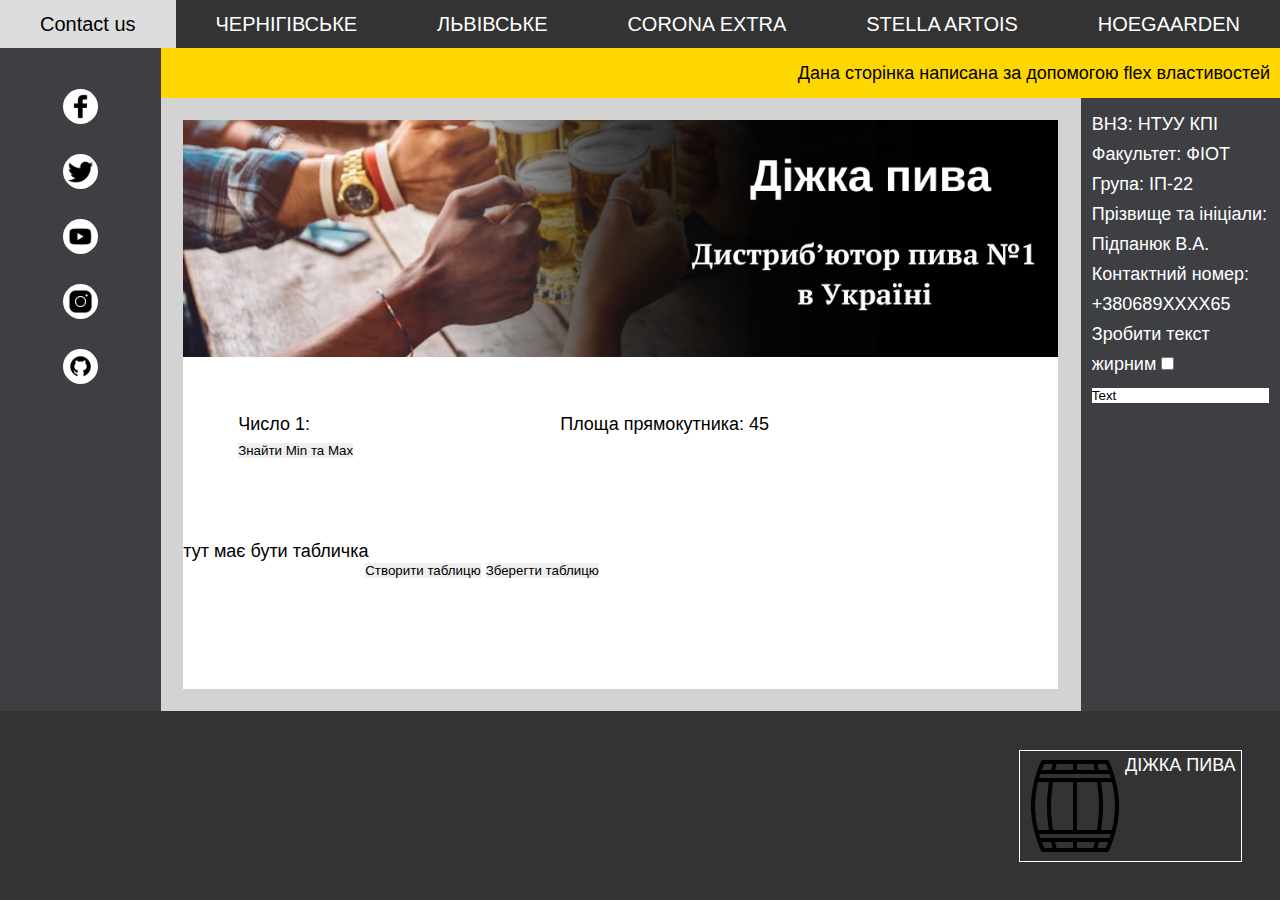
<file: index.html>
<!DOCTYPE html>
<html>
	<head>
		<title>title</title>
		<link rel="stylesheet" href="css/style.css">
		<meta http-equiv="Content-type" content="text/html;charset=UTF-8" />
		<meta name="viewport" content="width = device - width" initial-scale = 1>
	</head>
	<body>
		<div class="content">
			<div class="navbar">
					<a href="index.html" class="home_button"><img class="logo_image" src="img/icons8-wooden-beer-keg-100.png" alt="#">ДІЖКА ПИВА</a>
					<a href="#">ЧЕРНІГІВСЬКЕ</a>
					<a href="#">ЛЬВІВСЬКЕ</a>
					<a href="#">CORONA EXTRA</a>
					<a href="#">STELLA ARTOIS</a>
					<a href="hoegaarden.html">HOEGAARDEN</a>
			</div>
			<div class="row">
				<div class="block2">
					<div class="toolbar_item"><a class="icon" href="https://uk-ua.facebook.com/">
						<img src="img/icons8-facebook-500.png" alt="#">
					</a></div>
					<div class="toolbar_item"><a class="icon" href="https://twitter.com/" target="_blank">
						<img src="img/icons8-twitter-500.png" alt="#">
					</a></div>
					<div class="toolbar_item"><a class="icon" href="https://www.youtube.com/" target="_blank">
						<img src="img/icons8-youtube-500.png" alt="#">
					</a></div>
					<div class="toolbar_item"><a class="icon" href="https://www.instagram.com/" target="_blank">
						<img src="img/icons8-instagram-500.png" alt="#">
					</a></div>
					<div class="toolbar_item"><a class="icon" href="https://github.com/" target="_blank">
						<img src="img/icons8-github-512.png" alt="#">
					</a></div>

				</div>
				<div class="column">
					<div class="block3">
						Дана сторінка написана за допомогою flex властивостей
					</div>
					<div class="row">
						<div class="block4">
							<img src="img/mainwall.png" alt="#">
							<div class="main_text">
								<div class="main_text1">
        <form id="numbersForm">
            <!-- Додайте input елементи для 10 чисел -->
            <label for="number1">Число 1:</label>
            <input type="text" id="number1" name="number1" required>
            
            <!-- Додайте інші поля вводу для інших чисел -->

            <!-- <input type="button" id="findButton" value="Знайти Min та Max" onclick= "findMinMax()"> -->
            <button id="findButton" onclick="findMinMaxFunc(event)">Знайти Min та Max</button>
        </form>
    </div>
								<div class="main_text2">
									<h1>Бренди пива, які ми представляємо</h1>
								<br>
								<b>
									"Діжка пива" представляє великий спектр пивних брендів, включаючи як відомі українські марки, так і відомі міжнародні бренди. Серед них ви знайдете такі бренди, як "Львівське" і "Чернігівське" - які стали національними символами.

Крім того, компанія також пропонує широкий вибір іноземних пивних брендів, таких як "Stella Artois", "Corona extra", "Hoegaarden" та інші. Це дає можливість споживачам насолоджуватися різноманітністю смаків і стилів пива з різних країн світу.

"Діжка пива" завжди прагне дотримуватися найвищих стандартів якості та представляти на ринку найкращі пивні бренди для задоволення смакових переваг своїх клієнтів.
								</b>
								</div>
							</div>
							<div id="table_container">
								<p>тут має бути табличка</p>
								<form>
									<!-- <label for="rows">Number of Rows:</label> -->
									<input type="number" id="rows_num" name="rows_num" min="1" required>
									<button id="table_create" onclick="tableCreate(event)">Створити таблицю</button>
									<button id="save_table" onclick="table_save(event)">Зберегти таблицю</button>
								</form>
							</div>
						</div>
						<div class="block5" id="block5">
							<div class="contacts" id="contacts">
								<ul>
									<li>ВНЗ: НТУУ КПІ</li>
									<li>Факультет: ФІОТ</li>
									<li>Група: ІП-22</li>
									<li>Прізвище та ініціали: Підпанюк В.А.</li>
									<li>Контактний номер: +380689ХХХХ65</li>
								</ul>
							</div>
							<form>
								Зробити текст жирним
								<input type="checkbox" id="boldCheckbox">
								<input type="text" id="submitted_text" value="Text" onfocus="updateBoldStyle()">
							</form>
						</div>
					</div>
				</div>
			</div>
			<div class="footer">
				<div class="footer_item">
					Contact us
				</div>
			</div>
		</div>
		
	</body>
	<script src="js/my_scripst.js"></script>
</html>
</file>
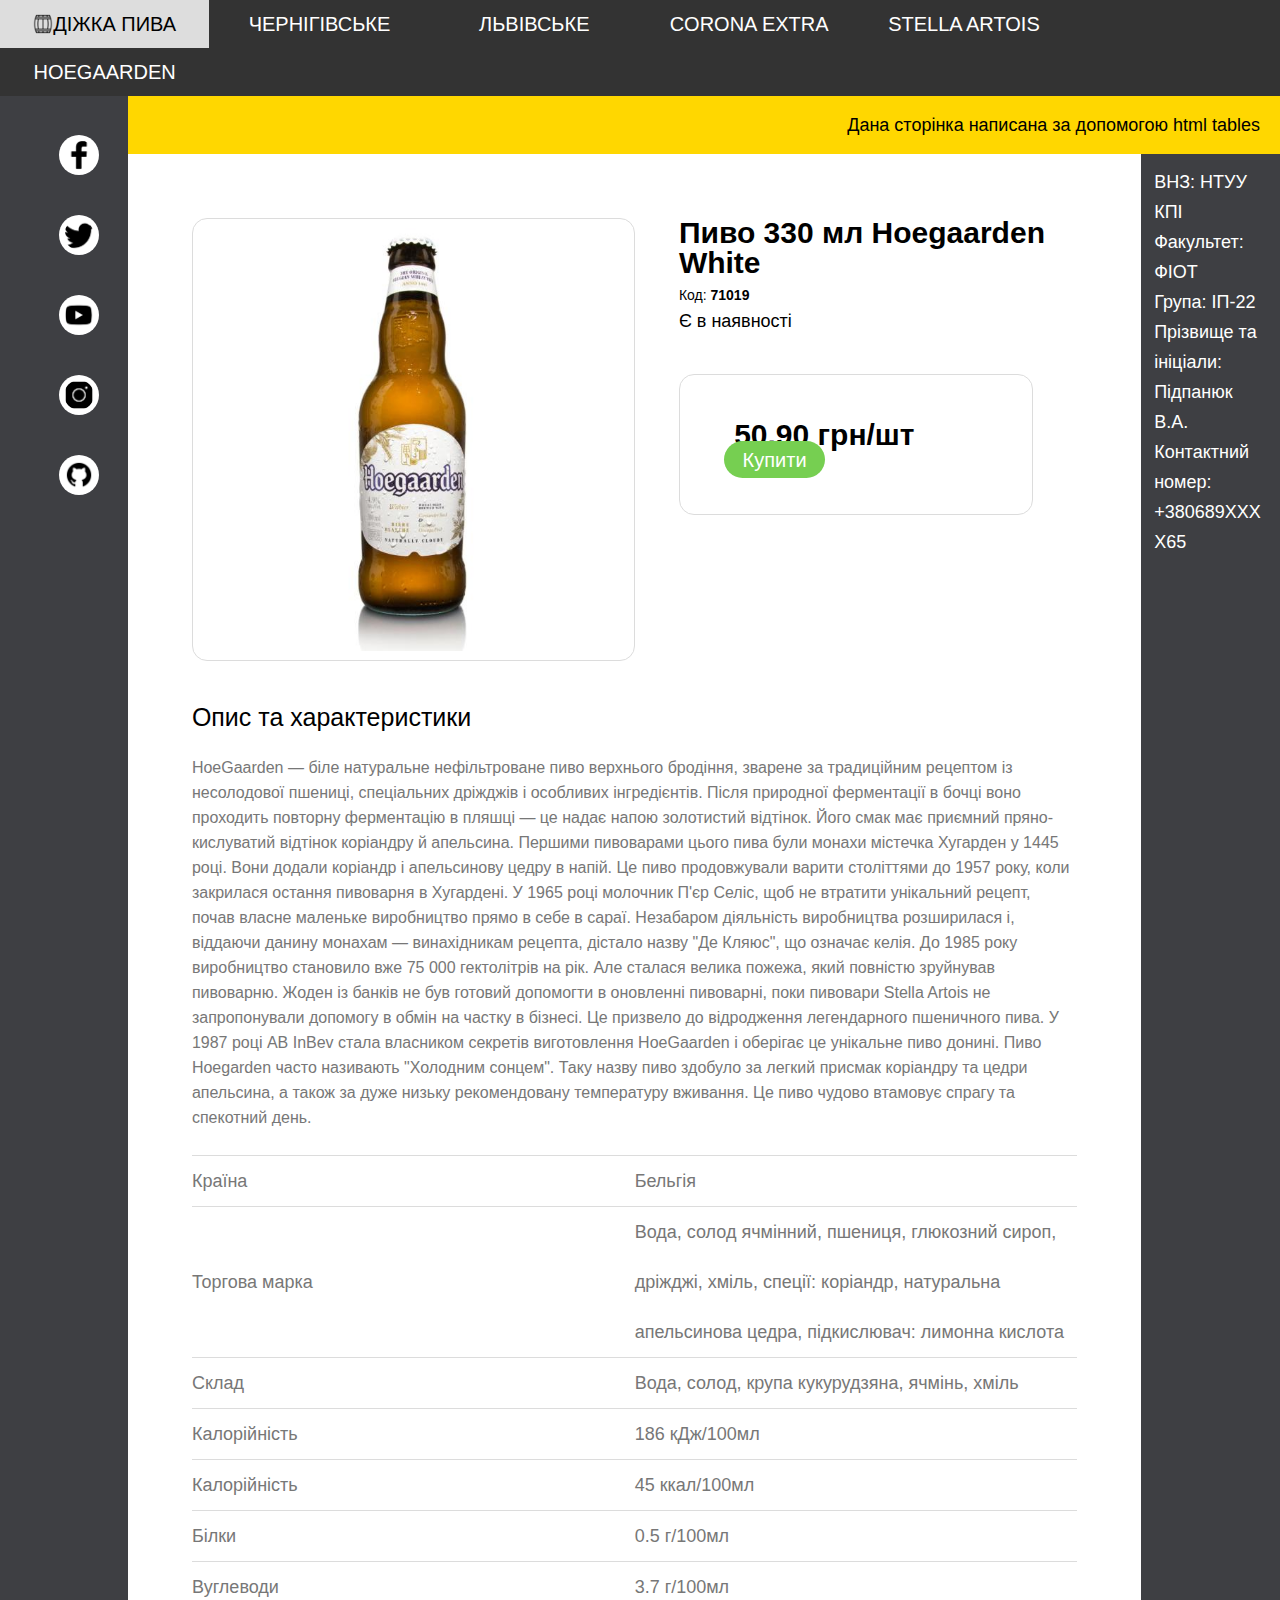
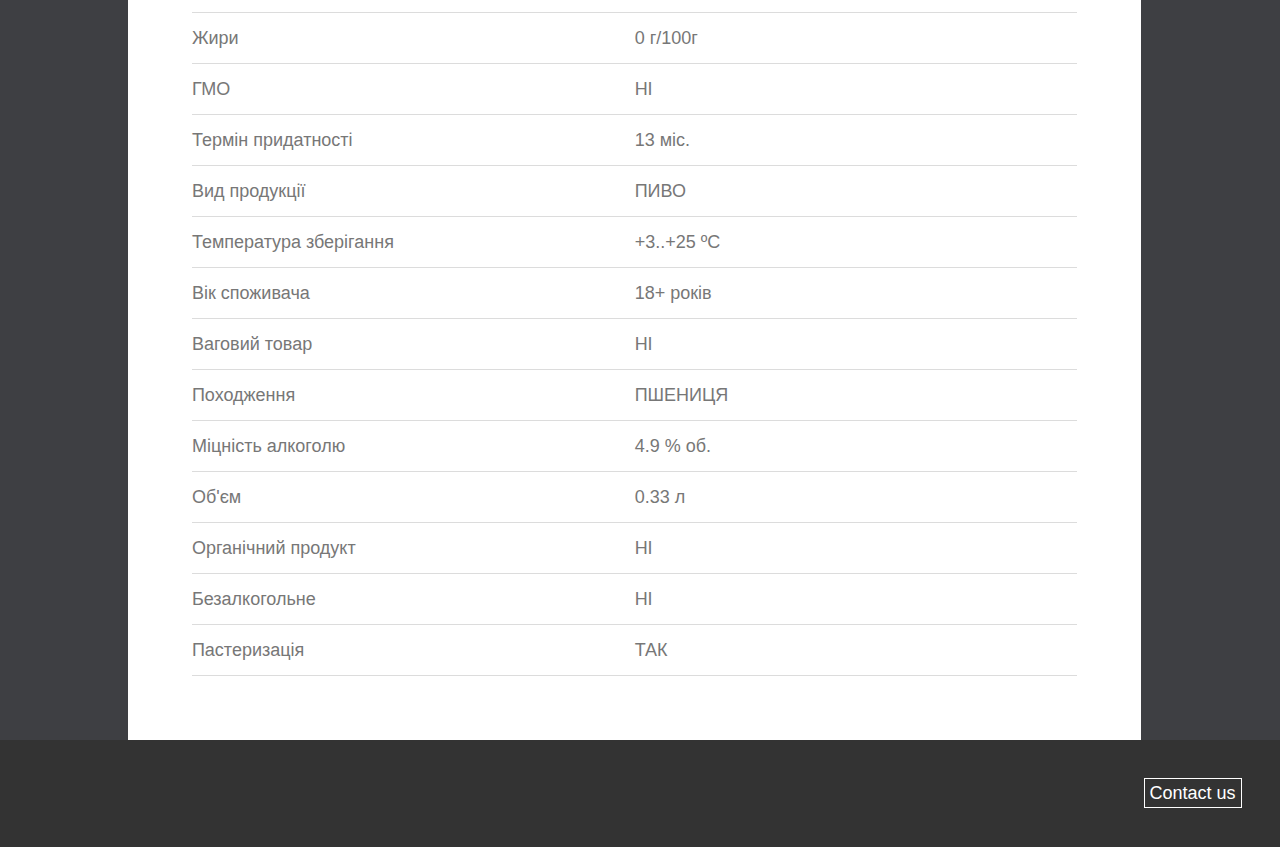
<file: hoegaarden.html>
<!DOCTYPE html>
	<head>
		<title>title</title>
		<!-- <link rel="stylesheet" href="css/side_pages_style_table.css" /> -->
		<meta http-equiv="Content-type" content="text/html;charset=UTF-8" />

		<style>
			@charset "UTF-8";
/*Обнуление*/
* {
  padding: 0;
  margin: 0;
  border: 0;
}

*, *:before, *:after {
  -webkit-box-sizing: border-box;
  box-sizing: border-box;
}

:focus, :active {
  outline: none;
}

a:focus, a:active {
  outline: none;
}

nav, footer, header, aside {
  display: block;
}

html, body {
  height: 100%;
  width: 100%;
  font-size: 100%;
  line-height: 1;
  font-size: 14px;
  -ms-text-size-adjust: 100%;
  -moz-text-size-adjust: 100%;
  -webkit-text-size-adjust: 100%;
}

input, button, textarea {
  font-family: inherit;
}

input::-ms-clear {
  display: none;
}

button {
  cursor: pointer;
}

button::-moz-focus-inner {
  padding: 0;
  border: 0;
}

a, a:visited {
  text-decoration: none;
}

a:hover {
  text-decoration: none;
}

ul li {
  list-style: none;
}

img {
  vertical-align: top;
}

h1, h2, h3, h4, h5, h6 {
  font-size: inherit;
  font-weight: inherit;
}

/*--------------------*/
body {
  background-color: lightgray;
  font-family: arial;
  margin: 0;
}

.content {
  width: fit-content;
  height: fit-content;
  font-size: 18px;
  overflow-wrap: break-word;
}

table{
  border-collapse: collapse;
}

.navbar {
  position: sticky;
  top: 0;
  width: 100%;
  height: fit-content;
  font-size: 20px;
  background-color: #333;
  color: white;
  table-layout: fixed;
}

.navbar img{
  color: white;
  height: 20px;
  width: 20px;
}



.navbar a {
  display: inline-block;
  color: white;
  width: 16.35%;
  min-width: 200px;
  padding: 14px 20px;
  text-decoration: none;
  text-align: center;
}

.navbar a:hover {
  background-color: #ddd;
  color: black;
}


.navbar img {
  color: white;
  height: 20px;
  width: 20px;
}

.block2 {
  width: 15%;
  vertical-align: top;
  width: 10%;
  padding: 1.5%;
  background-color: #3E3F43;
}

.block2 tr{
  width: 20%;
}

.block2 a {
  margin: 15px;
  justify-content: center;
  align-items: center;
  border-radius: 20px;
  height: 40px;
  width: 40px;
  margin-top: 20px;
  margin: 20px;
}

.block2 img {
  background-color: #fff;
  padding: 5px;
  border-radius: 20px;
  height: 40px;
  width: 40px;
  margin-top: 20px;
  margin: 20px;
}

.block3 {
  height: fit-content;
  padding: 20px;
  background-color: gold;
  text-align: right;
}

.block4 {
  min-width: 80%;
  width: fit-content;
  margin: 30px;
  padding: 5%;
  background-color: white;
}

.block4 img{
  border: 1px solid rgb(220, 220, 220);
  padding: 2%;
  border-radius: 15px;
}

.block4 img{
  width: 100%;
  height: auto;
}

.description_head{
  vertical-align: top;
  min-width: 150px;
  width: 50%;
  margin: 2%;
}


.block4 h1, h2{
  font-size: 30px;
  margin-left: 10%;
}

.block4 h1{
}

.description{

  padding-top: 5%;
  justify-content: start;
  flex-direction: column;
  font-size: 16px;
  font-weight: 200;
  line-height: 25px;
  color: #777;
}

.characteristic_item{
  border-top: 1px solid rgb(220, 220, 220);
  color: #777;
  line-height: 50px;
}
.characteristic_name{
  width: 50%;
}
.characteristic_value{
  width: 50%;
}

.description h2{
  font-size: 25px;
  color: #000;
  margin: 0;
}


.code{
  margin-top: 10px;
  margin-left: 10%;
  font-size: 14px;
  font-weight: normal;
}

.availability{
  margin-top: 10px;
  margin-left: 10%;
}

.price{
  border: 1px solid rgb(220, 220, 220);
  border-radius: 15px;
  margin: 10%;
  padding: 10%;
  margin-left: 10%;
}
.price b{
  font-size: 30px;
  padding: 10px;
}

.price a{
  padding: 3%;
  padding-right: 7%;
  padding-left: 7%;
  font-size: 20px;
  border-radius: 20px;
  background-color: rgb(118, 207, 81);
}

.price a:visited{
  color: #fff;
}
.price a:link{
  color: #fff;
}

.price a:hover{
  background-color: rgb(64, 159, 57);
}

.price a:active{
  background-color: rgb(64, 200, 40);
}


.block5 {
  vertical-align: top;
  font-size: 100%;
  background-color: white;
  width: 10%;
  background-color: #3E3F43;
  padding: 1%;
  color: #fff;
  line-height: 30px;
  overflow-wrap: break-word;
}


.footer{
  background-color: #333;
  color: white;
  padding: 3%;
}


.footer_item{
  text-align: right;
  right: 0;
  align-self: end;
  justify-self: end;
  padding: 5px;
  border: 1px solid white;
}
		</style>
	</head>
	<body>
		<div class="content">
		<table>
			<tr>
				<td class="navbar" colspan="5">
					<a href="index.html"><img src="img/icons8-wooden-beer-keg-100.png" alt="#">ДІЖКА ПИВА</a>
					<a href="#">ЧЕРНІГІВСЬКЕ</a>
					<a href="#">ЛЬВІВСЬКЕ</a>
					<a href="#">CORONA EXTRA</a>
					<a href="#">STELLA ARTOIS</a>
					<a href="hoegaarden.html">HOEGAARDEN</a>
				</td>
			</tr>

			<tr>
				<td class="block2" rowspan="2">
					<a class="icon" href="https://uk-ua.facebook.com/">
						<img src="img/icons8-facebook-500.png" alt="#">
					</a>
					<br>
					<a class="icon" href="https://twitter.com/" target="_blank">
						<img src="img/icons8-twitter-500.png" alt="#">
					</a>
					<br>
					<a class="icon" href="https://www.youtube.com/" target="_blank">
						<img src="img/icons8-youtube-500.png" alt="#">
					</a>
					<br>
					<a class="icon" href="https://www.instagram.com/" target="_blank">
						<img src="img/icons8-instagram-500.png" alt="#">
					</a>
					<br>
					<a class="icon" href="https://github.com/" target="_blank">
						<img src="img/icons8-github-512.png" alt="#">
					</a>
				</td>
				<td class="block3" colspan="2">
					Дана сторінка написана за допомогою html tables
				</td>
			</tr>
			<tr>
				<td class="block4">
					<table>
						<tr>
							<td class="photo"><img src="img/hoegaarden.jpg" alt="#"></td>
							<td class="description_head">
								<h1><b>Пиво 330 мл Hoegaarden White</b></h1>
								<div class="code">Код: <b>71019</b></div>
								<div class="availability">
									Є в наявності
								</div>
								<div class="price">
									<b>50.90 грн/шт</b>
									<a href="#">Купити</a>
								</div>
							</td>
						</tr>

						<tr>
							<td class="description" colspan="2">
								<h2><b>Опис та характеристики</b></h2>
								<br>
HoeGaarden — біле натуральне нефільтроване пиво верхнього бродіння, зварене за традиційним рецептом із несолодової пшениці, спеціальних дріжджів і особливих інгредієнтів. Після природної ферментації в бочці воно проходить повторну ферментацію в пляшці — це надає напою золотистий відтінок. Його смак має приємний пряно-кислуватий відтінок коріандру й апельсина.

Першими пивоварами цього пива були монахи містечка Хугарден у 1445 році. Вони додали коріандр і апельсинову цедру в напій. Це пиво продовжували варити століттями до 1957 року, коли закрилася остання пивоварня в Хугардені. У 1965 році молочник П'єр Селіс, щоб не втратити унікальний рецепт, почав власне маленьке виробництво прямо в себе в сараї. Незабаром діяльність виробництва розширилася і, віддаючи данину монахам — винахідникам рецепта, дістало назву "Де Кляюс", що означає келія.

До 1985 року виробництво становило вже 75 000 гектолітрів на рік. Але сталася велика пожежа, який повністю зруйнував пивоварню. Жоден із банків не був готовий допомогти в оновленні пивоварні, поки пивовари Stella Artois не запропонували допомогу в обмін на частку в бізнесі. Це призвело до відродження легендарного пшеничного пива.

У 1987 році AB InBev стала власником секретів виготовлення HoeGaarden і оберігає це унікальне пиво донині.

Пиво Hoegarden часто називають "Холодним сонцем". Таку назву пиво здобуло за легкий присмак коріандру та цедри апельсина, а також за дуже низьку рекомендовану температуру вживання. Це пиво чудово втамовує спрагу та спекотний день.									<br>
								<br>
							</td>
						</tr>

						<tr>
							<td colspan="2">
								<table>
								<tr class="characteristic_item">
									<td class="characteristic_name">Країна</td>
									<td class="characteristic_value">Бельгія</td>							
								</tr>
								<tr class="characteristic_item">
									<td class="characteristic_name">Торгова марка</td>
									<td class="characteristic_value">
Вода, солод ячмінний, пшениця, глюкозний сироп, дріжджі, хміль, спеції: коріандр, натуральна апельсинова цедра, підкислювач: лимонна кислота</td>
								</tr>
								<tr class="characteristic_item">
									<td class="characteristic_name">Склад</td>
									<td class="characteristic_value">Вода, солод, крупа кукурудзяна, ячмінь, хміль</td>
								</tr>
								<tr class="characteristic_item">
									<td class="characteristic_name">Калорійність</td>
									<td class="characteristic_value">186 кДж/100мл</td>
								</tr>
								<tr class="characteristic_item">
									<td class="characteristic_name">Калорійність</td>
									<td class="characteristic_value">45 ккал/100мл</td>
								</tr>
								<tr class="characteristic_item">
									<td class="characteristic_name">Білки</td>
									<td class="characteristic_value">0.5 г/100мл</td>
								</tr>
								<tr class="characteristic_item">
									<td class="characteristic_name">Вуглеводи</td>
									<td class="characteristic_value">3.7 г/100мл</td>
								</tr>
								<tr class="characteristic_item">
									<td class="characteristic_name">Жири</td>
									<td class="characteristic_value">0 г/100г</td>
								</tr>
								<tr class="characteristic_item">
									<td class="characteristic_name">ГМО</td>
									<td class="characteristic_value">НІ</td>
								</tr>
								<tr class="characteristic_item">
									<td class="characteristic_name">Термін придатності</td>
									<td class="characteristic_value">13 міс.</td>
								</tr>
								<tr class="characteristic_item">
									<td class="characteristic_name">Вид продукції</td>
									<td class="characteristic_value">ПИВО</td>
								</tr>
								<tr class="characteristic_item">
									<td class="characteristic_name">Температура зберігання</td>
									<td class="characteristic_value">+3..+25 ºC</td>
								</tr>
								<tr class="characteristic_item">
									<td class="characteristic_name">Вік споживача</td>
									<td class="characteristic_value">18+ років</td>
								</tr>
								<tr class="characteristic_item">
									<td class="characteristic_name">Ваговий товар</td>
									<td class="characteristic_value">НІ</td>
								</tr>
								<tr class="characteristic_item">
									<td class="characteristic_name">Походження</td>
									<td class="characteristic_value">ПШЕНИЦЯ</td>
								</tr>
								<tr class="characteristic_item">
									<td class="characteristic_name">Міцність алкоголю</td>
									<td class="characteristic_value">4.9 % об.</td>
								</tr>
								<tr class="characteristic_item">
									<td class="characteristic_name">Об'єм</td>
									<td class="characteristic_value">0.33 л</td>
								</tr>
								<tr class="characteristic_item">
									<td class="characteristic_name">Органічний продукт</td>
									<td class="characteristic_value">НІ</td>
								</tr>
								<tr class="characteristic_item">
									<td class="characteristic_name">Безалкогольне</td>
									<td class="characteristic_value">НІ</td>
								</tr>
								<tr class="characteristic_item">
									<td class="characteristic_name">Пастеризація</td>
									<td class="characteristic_value">ТАК</td>
								</tr>
								<tr class="characteristic_item">
									<td class="characteristic_name"></td>
									<td class="characteristic_value"></td>
								</tr>
								</table>
							</td>
						</tr>
					</table>
				</td>
				<td class="block5">
						<div class="contacts">
							<ul>
								<li>ВНЗ: НТУУ КПІ</li>
								<li>Факультет: ФІОТ</li>
								<li>Група: ІП-22</li>
								<li>Прізвище та ініціали: <br>Підпанюк В.А.</li>
								<li>Контактний номер: +380689ХХХХ65</li>
							</ul>
						</div>
				</td>
			</tr>

			<tr>
				<td class="footer" colspan="4">
						<div class="footer_item">
						Contact us
					</div>
				</td>
			</tr>
		</table>
		</div>
	</body>
</html>
</file>
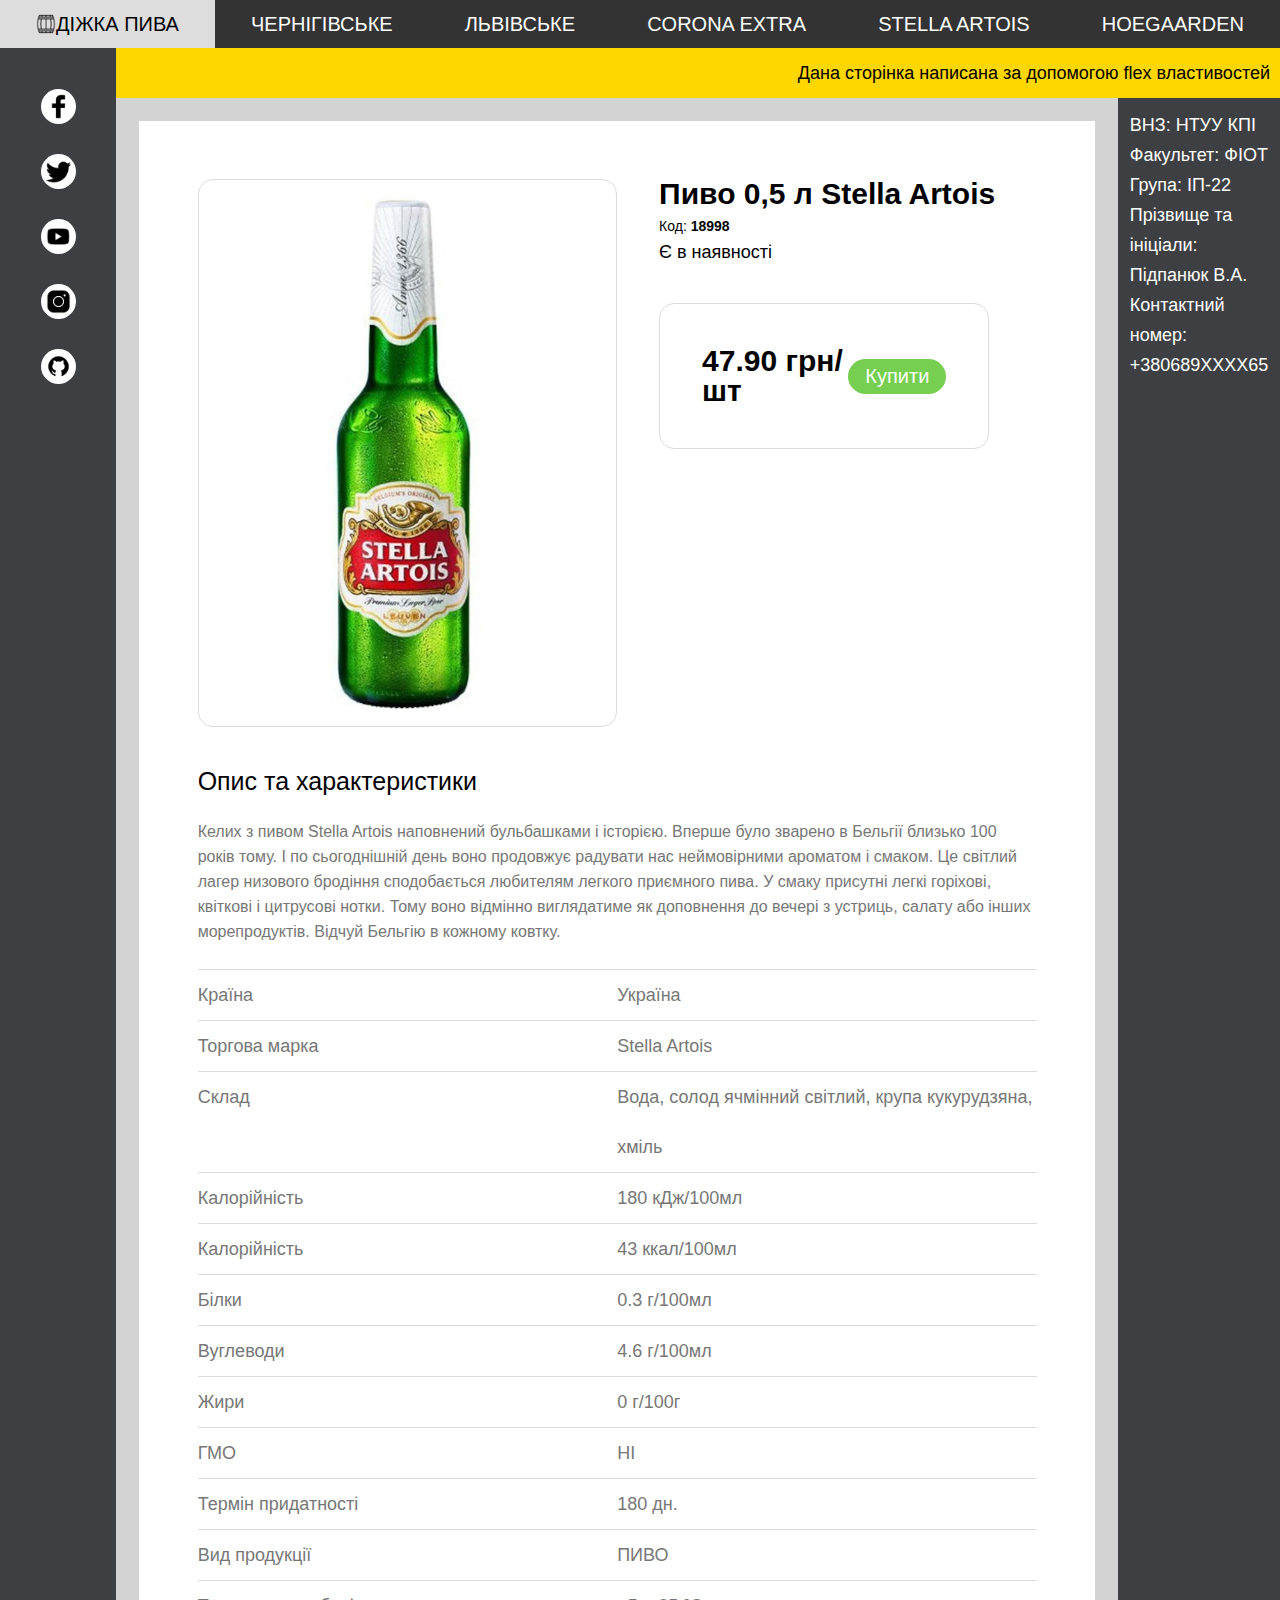
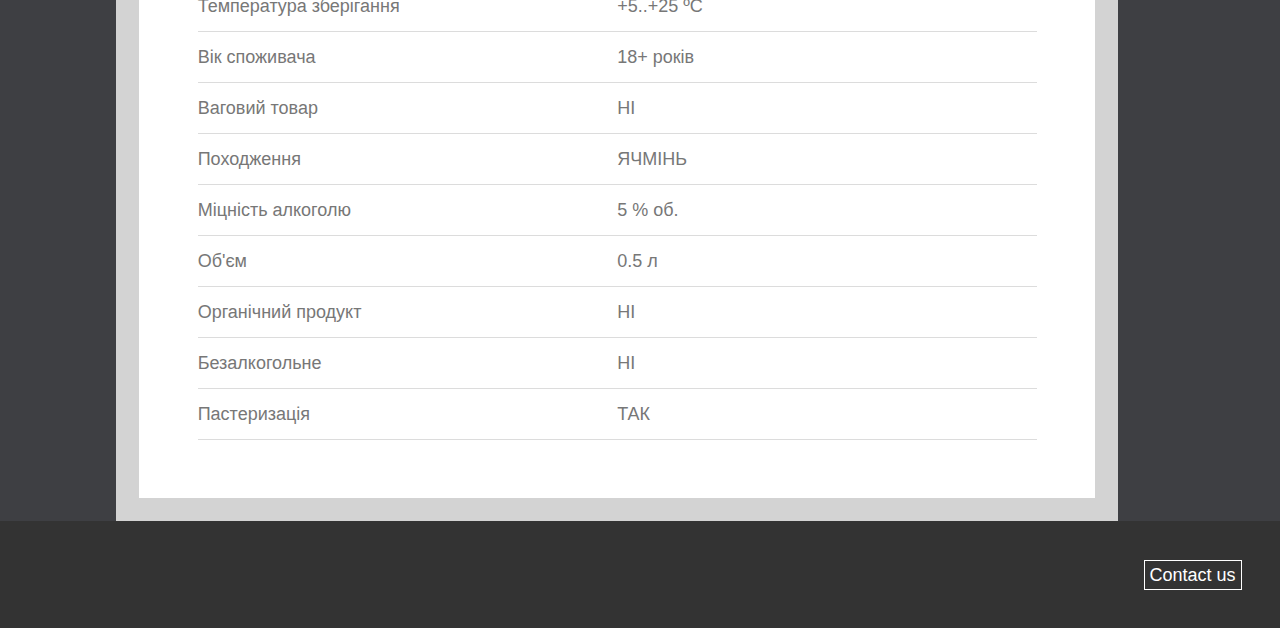
<file: stella_artois.html>
<!DOCTYPE html>
	<head>
		<title>title</title>
		<link rel="stylesheet" href="css/side_pages_style.css" />
		<meta http-equiv="Content-type" content="text/html;charset=UTF-8" />
	</head>
	<body>
		<div class="content">
			<div class="navbar">
					<a href="index.html"><img src="img/icons8-wooden-beer-keg-100.png" alt="#">ДІЖКА ПИВА</a>
					<a href="chernihivske.html">ЧЕРНІГІВСЬКЕ</a>
					<a href="lvivske.html">ЛЬВІВСЬКЕ</a>
					<a href="corona.html">CORONA EXTRA</a>
					<a href="stella_artois.html">STELLA ARTOIS</a>
					<a href="hoegaarden.html">HOEGAARDEN</a>
			</div>
			<div class="row">
				<div class="block2">
					<a class="icon" href="https://uk-ua.facebook.com/">
						<img src="img/icons8-facebook-500.png" alt="#">
					</a>
					<a class="icon" href="https://twitter.com/" target="_blank">
						<img src="img/icons8-twitter-500.png" alt="#">
					</a>
					<a class="icon" href="https://www.youtube.com/" target="_blank">
						<img src="img/icons8-youtube-500.png" alt="#">
					</a>
					<a class="icon" href="https://www.instagram.com/" target="_blank">
						<img src="img/icons8-instagram-500.png" alt="#">
					</a>
					<a class="icon" href="https://github.com/" target="_blank">
						<img src="img/icons8-github-512.png" alt="#">
					</a>

				</div>
				<div class="column">
					<div class="block3">
						Дана сторінка написана за допомогою flex властивостей
					</div>
					<div class="row">
						<div class="block4">
							<div class="row">
							<img src="img/Stella_Artois.jpg" alt="#">
							<div class="column">
								<h1><b>Пиво 0,5 л Stella Artois</b></h1>
								<div class="code">Код: <b>18998</b></div>
								<div class="availability">
									Є в наявності
								</div>
								<div class="price">
									<b>47.90 грн/шт</b>
									<a href="#">Купити</a>
								</div>
							</div>
							</div>
								<div class="description">
									<h2><b>Опис та характеристики</b></h2>
									<br>
Келих з пивом Stella Artois наповнений бульбашками і історією. Вперше було зварено в Бельгії близько 100 років тому. І по сьогоднішній день воно продовжує радувати нас неймовірними ароматом і смаком. Це світлий лагер низового бродіння сподобається любителям легкого приємного пива. У смаку присутні легкі горіхові, квіткові і цитрусові нотки. Тому воно відмінно виглядатиме як доповнення до вечері з устриць, салату або інших морепродуктів. Відчуй Бельгію в кожному ковтку.									<br>
								<br>
								</div>
								
								<div class="characteristic_item">
									<div class="characteristic_name">Країна</div>
									<div class="characteristic_value">Україна</div>
								</div>
								<div class="characteristic_item">
									<div class="characteristic_name">Торгова марка</div>
									<div class="characteristic_value">Stella Artois</div>
								</div>
								<div class="characteristic_item">
									<div class="characteristic_name">Склад</div>
									<div class="characteristic_value">Вода, солод ячмінний світлий, крупа кукурудзяна, хміль</div>
								</div>
								<div class="characteristic_item">
									<div class="characteristic_name">Калорійність</div>
									<div class="characteristic_value">180 кДж/100мл</div>
								</div>
								<div class="characteristic_item">
									<div class="characteristic_name">Калорійність</div>
									<div class="characteristic_value">43 ккал/100мл</div>
								</div>
								<div class="characteristic_item">
									<div class="characteristic_name">Білки</div>
									<div class="characteristic_value">0.3 г/100мл</div>
								</div>
								<div class="characteristic_item">
									<div class="characteristic_name">Вуглеводи</div>
									<div class="characteristic_value">4.6 г/100мл</div>
								</div>
								<div class="characteristic_item">
									<div class="characteristic_name">Жири</div>
									<div class="characteristic_value">0 г/100г</div>
								</div>
								<div class="characteristic_item">
									<div class="characteristic_name">ГМО</div>
									<div class="characteristic_value">НІ</div>
								</div>
								<div class="characteristic_item">
									<div class="characteristic_name">Термін придатності</div>
									<div class="characteristic_value">180 дн.</div>
								</div>
								<div class="characteristic_item">
									<div class="characteristic_name">Вид продукції</div>
									<div class="characteristic_value">ПИВО</div>
								</div>
								<div class="characteristic_item">
									<div class="characteristic_name">Температура зберігання</div>
									<div class="characteristic_value">+5..+25 ºC</div>
								</div>
								<div class="characteristic_item">
									<div class="characteristic_name">Вік споживача</div>
									<div class="characteristic_value">18+ років</div>
								</div>
								<div class="characteristic_item">
									<div class="characteristic_name">Ваговий товар</div>
									<div class="characteristic_value">НІ</div>
								</div>
								<div class="characteristic_item">
									<div class="characteristic_name">Походження</div>
									<div class="characteristic_value">ЯЧМІНЬ</div>
								</div>
								<div class="characteristic_item">
									<div class="characteristic_name">Міцність алкоголю</div>
									<div class="characteristic_value">5 % об.</div>
								</div>
								<div class="characteristic_item">
									<div class="characteristic_name">Об'єм</div>
									<div class="characteristic_value">0.5 л</div>
								</div>
								<div class="characteristic_item">
									<div class="characteristic_name">Органічний продукт</div>
									<div class="characteristic_value">НІ</div>
								</div>
								<div class="characteristic_item">
									<div class="characteristic_name">Безалкогольне</div>
									<div class="characteristic_value">НІ</div>
								</div>
								<div class="characteristic_item">
									<div class="characteristic_name">Пастеризація</div>
									<div class="characteristic_value">ТАК</div>
								</div>
								<div class="characteristic_item">
									<div class="characteristic_name"></div>
									<div class="characteristic_value"></div>
								</div>
						</div>
						<div class="block5">
							<div class="contacts">
								<ul>
									<li>ВНЗ: НТУУ КПІ</li>
									<li>Факультет: ФІОТ</li>
									<li>Група: ІП-22</li>
									<li>Прізвище та ініціали: Підпанюк В.А.</li>
									<li>Контактний номер: +380689ХХХХ65</li>
								</ul>
							</div>
						</div>
					</div>
				</div>
			</div>
			<div class="footer">
				<div class="footer_item">
					Contact us
				</div>
			</div>
	</body>
</html>
</file>
<file: css/style.css>
@charset "UTF-8";
* {
  padding: 0;
  margin: 0;
  border: 0;
}

*, *:before, *:after {
  -webkit-box-sizing: border-box;
  box-sizing: border-box;
}

:focus, :active {
  outline: none;
}

a:focus, a:active {
  outline: none;
}

nav, footer, header, aside {
  display: block;
}

html, body {
  height: 100%;
  width: 100%;
  font-size: 100%;
  line-height: 1;
  font-size: 14px;
  -ms-text-size-adjust: 100%;
  -moz-text-size-adjust: 100%;
  -webkit-text-size-adjust: 100%;
}

input, button, textarea {
  font-family: inherit;
}

input::-ms-clear {
  display: none;
}

button {
  cursor: pointer;
}

button::-moz-focus-inner {
  padding: 0;
  border: 0;
}

a, a:visited {
  text-decoration: none;
}

a:hover {
  text-decoration: none;
}

ul li {
  list-style: none;
}

img {
  vertical-align: top;
}

h1, h2, h3, h4, h5, h6 {
  font-size: inherit;
  font-weight: inherit;
}

/*--------------------*/
body {
  background-color: lightgray;
  font-family: arial;
  margin: 0;
}


.content{
  width: 100%;
  height: 100%;
  display: flex;
  flex-direction: column;
  font-size: 18px;
}



.navbar {
  font-size: 20px;
  top: 0;
  position: sticky;
  background-color: #333;
  color: white;  
  display: flex;
  text-align: center;
  align-items: center;
  justify-content: space-between;
  flex-wrap: wrap;
}

.navbar a{
  flex-grow: 1;
  color: white;
  padding: 14px 20px;
  text-decoration: none;
}

.navbar a:hover {
  background-color: #ddd;
  color: black;
}

.navbar img{
  color: white;
  height: 20px;
  width: 20px;
}
.row{
  display: flex;
  flex-direction: row;
  flex:1;
}

.column{
  display: flex;
  flex-direction: column;
  flex-grow: 1;
}

.block2 {
  width: 15%;
  display: flex;
  flex-direction: column;
  align-items: center;
  padding: 2%;
  background-color: #3E3F43;
}

.block2 a{
  margin: 15px;
  display: flex;
  justify-content: center;
  align-items: center;
  background-color: #fff;
  border-radius: 17.5px;
  height: 35px;
  width: 35px;
}
.block2 img{
  height: 25px;
  width: 25px;
}

.block3{
  height: fit-content;
  background-color: gold;
  text-align: right;
  line-height: 30px;
  padding: 10px;
}

.block4 {
  margin: 2%;
  background-color: white;
  display: flex;
  flex-direction: column;

  flex-wrap: wrap;
}

.block4 img{
  width: 100%;
}

.main_text {
  line-height: 25px;
  display: flex;
  padding: 4%;
  flex-wrap: wrap;

  flex-direction: row;
/*  flex-shrink: 1;*/
}

.main_text1{
  width: 40%;
  min-width: 250px;
  padding: 20px;
  display: flex;
  flex-direction: column;
}

.main_text2{
  width: 60%;
  min-width: 250px;
  padding: 20px;
  display: flex;
  flex-direction: column;
}

.main_text1 b{
  font-weight: normal;
}
.main_text2 b{
  font-weight: normal;
}

.main_text1 h1{
  font-size: 30px;
}
.main_text2 h1{
  font-size: 30px;
}

.block5 {
  font-size: 100%;
  background-color: white;
  width: 20%;
  background-color: #3E3F43;
  padding: 1%;
  color: #fff;
  line-height: 30px;
  overflow-wrap: break-word;
}


.footer{
  background-color: #333;
  bottom: 0;
  color: white;
  display: flex;
  justify-content: end;
  padding: 3%;
}


.footer_item{
  padding: 5px;
  border: 1px solid white;
}


@media only screen and (max-device-width: 767px) {

  .content{
    height: fit-content;
    flex-grow: 0;
    min-height: 100%;
  }

  .navbar{
    position: relative;
    font-size: 50px;
  }

  .block2{
  }  

  .block2 a{
  margin: 15px;
  display: flex;
  justify-content: center;
  align-items: center;
  background-color: #fff;
  border-radius: 25px;
  height: 50px;
  width: 50px;
}
.block2 img{
  height: 40px;
  width: 40px;
}

  .main_text{
    display: flex;
    flex-wrap: wrap;
    justify-content: center;
  }

  .main_text h1{
    font-size: 90px;
    line-height: 110px;
  }

  .main_text1, .main_text2{
    font-size: 50px;
    line-height: 60px;
    width: 100%;
  }

  .row{
    width: 100%;
    flex-direction: column;
  }

  .block2, .block5, .block3{
    font-size: 50px;
    line-height: 60px;
    justify-content: center;
    width: 100%;
    flex-direction: row;
  }

  .block4{
/*    justify-content: center;*/
    flex-grow: 1;
    height: 100%;
  }

  .footer{
    font-size: 50px;
  }
}
</file>
<file: css/side_pages_style_table.css>
@charset "UTF-8";
/*Обнуление*/
* {
  padding: 0;
  margin: 0;
  border: 0;
}

*, *:before, *:after {
  -webkit-box-sizing: border-box;
  box-sizing: border-box;
}

:focus, :active {
  outline: none;
}

a:focus, a:active {
  outline: none;
}

nav, footer, header, aside {
  display: block;
}

html, body {
  height: 100%;
  width: 100%;
  font-size: 100%;
  line-height: 1;
  font-size: 14px;
  -ms-text-size-adjust: 100%;
  -moz-text-size-adjust: 100%;
  -webkit-text-size-adjust: 100%;
}

input, button, textarea {
  font-family: inherit;
}

input::-ms-clear {
  display: none;
}

button {
  cursor: pointer;
}

button::-moz-focus-inner {
  padding: 0;
  border: 0;
}

a, a:visited {
  text-decoration: none;
}

a:hover {
  text-decoration: none;
}

ul li {
  list-style: none;
}

img {
  vertical-align: top;
}

h1, h2, h3, h4, h5, h6 {
  font-size: inherit;
  font-weight: inherit;
}

/*--------------------*/
body {
  background-color: lightgray;
  font-family: arial;
  margin: 0;
}

.content {
  width: fit-content;
  height: fit-content;
  font-size: 18px;
  overflow-wrap: break-word;
}

table{
  border-collapse: collapse;
}

.navbar {
  position: sticky;
  top: 0;
  width: 100%;
  height: fit-content;
  font-size: 20px;
  background-color: #333;
  color: white;
  table-layout: fixed;
}

.navbar img{
  color: white;
  height: 20px;
  width: 20px;
}



.navbar a {
  display: inline-block;
  color: white;
  width: 16.35%;
  min-width: 200px;
  padding: 14px 20px;
  text-decoration: none;
  text-align: center;
}

.navbar a:hover {
  background-color: #ddd;
  color: black;
}


.navbar img {
  color: white;
  height: 20px;
  width: 20px;
}

.block2 {
  width: 15%;
  vertical-align: top;
  width: 10%;
  padding: 1.5%;
  background-color: #3E3F43;
}

.block2 tr{
  width: 20%;
}

.block2 a {
  margin: 15px;
  justify-content: center;
  align-items: center;
  border-radius: 20px;
  height: 40px;
  width: 40px;
  margin-top: 20px;
  margin: 20px;
}

.block2 img {
  background-color: #fff;
  padding: 5px;
  border-radius: 20px;
  height: 40px;
  width: 40px;
  margin-top: 20px;
  margin: 20px;
}

.block3 {
  height: fit-content;
  padding: 20px;
  background-color: gold;
  text-align: right;
}

.block4 {
  min-width: 80%;
  width: fit-content;
  margin: 30px;
  padding: 5%;
  background-color: white;
}

.block4 img{
  border: 1px solid rgb(220, 220, 220);
  padding: 2%;
  border-radius: 15px;
}

.block4 img{
  width: 100%;
  height: auto;
}

.description_head{
  vertical-align: top;
  min-width: 150px;
  width: 50%;
  margin: 2%;
}


.block4 h1, h2{
  font-size: 30px;
  margin-left: 10%;
}

.block4 h1{
}

.description{

  padding-top: 5%;
  justify-content: start;
  flex-direction: column;
  font-size: 16px;
  font-weight: 200;
  line-height: 25px;
  color: #777;
}

.characteristic_item{
  border-top: 1px solid rgb(220, 220, 220);
  color: #777;
  line-height: 50px;
}
.characteristic_name{
  width: 50%;
}
.characteristic_value{
  width: 50%;
}

.description h2{
  font-size: 25px;
  color: #000;
  margin: 0;
}


.code{
  margin-top: 10px;
  margin-left: 10%;
  font-size: 14px;
  font-weight: normal;
}

.availability{
  margin-top: 10px;
  margin-left: 10%;
}

.price{
  border: 1px solid rgb(220, 220, 220);
  border-radius: 15px;
  margin: 10%;
  padding: 10%;
  margin-left: 10%;
}
.price b{
  font-size: 30px;
  padding: 10px;
}

.price a{
  padding: 3%;
  padding-right: 7%;
  padding-left: 7%;
  font-size: 20px;
  border-radius: 20px;
  background-color: rgb(118, 207, 81);
}

.price a:visited{
  color: #fff;
}
.price a:link{
  color: #fff;
}

.price a:hover{
  background-color: rgb(64, 159, 57);
}

.price a:active{
  background-color: rgb(64, 200, 40);
}


.block5 {
  vertical-align: top;
  font-size: 100%;
  background-color: white;
  width: 10%;
  background-color: #3E3F43;
  padding: 1%;
  color: #fff;
  line-height: 30px;
  overflow-wrap: break-word;
}


.footer{
  background-color: #333;
  color: white;
  padding: 3%;
}


.footer_item{
  text-align: right;
  right: 0;
  align-self: end;
  justify-self: end;
  padding: 5px;
  border: 1px solid white;
}
</file>
<file: css/side_pages_style.css>
@charset "UTF-8";
* {
  padding: 0;
  margin: 0;
  border: 0;
}

*, *:before, *:after {
  -webkit-box-sizing: border-box;
  box-sizing: border-box;
}

:focus, :active {
  outline: none;
}

a:focus, a:active {
  outline: none;
}

nav, footer, header, aside {
  display: block;
}

html, body {
  height: 100%;
  width: 100%;
  font-size: 100%;
  line-height: 1;
  font-size: 14px;
  -ms-text-size-adjust: 100%;
  -moz-text-size-adjust: 100%;
  -webkit-text-size-adjust: 100%;
}

input, button, textarea {
  font-family: inherit;
}

input::-ms-clear {
  display: none;
}

button {
  cursor: pointer;
}

button::-moz-focus-inner {
  padding: 0;
  border: 0;
}

a, a:visited {
  text-decoration: none;
}

a:hover {
  text-decoration: none;
}

ul li {
  list-style: none;
}

img {
  vertical-align: top;
}

h1, h2, h3, h4, h5, h6 {
  font-size: inherit;
  font-weight: inherit;
}

/*--------------------*/
body {
  background-color: lightgray;
  font-family: arial;
  margin: 0;
}

.content{
  overflow-wrap: break-word;
  width: 100%;
  height: 100%;
  display: flex;
  flex-direction: column;
  font-size: 18px;
}


.navbar {
  font-size: 20px;
  position: sticky;
  top: 0;
  z-index: 1;
  background-color: #333;
  color: white;  
  display: flex;
  text-align: center;
  align-items: center;
  justify-content: space-between;
  flex-wrap: wrap;
}

.navbar a{
  flex-grow: 1;
  color: white;
  padding: 14px 20px;
  text-decoration: none;
}
.navbar a:hover {
  background-color: #ddd;
  color: black;
}

.navbar img{
  color: white;
  height: 20px;
  width: 20px;
}

.row{
  display: flex;
  flex-direction: row;
  flex-grow: 1;
}

.column{
  display: flex;

  flex-direction: column;
  flex-grow: 1;
}

.block2 {
  width: 15%;
  display: flex;
  flex-direction: column;
  align-items: center;
  padding: 2%;
  background-color: #3E3F43;
}

.block2 a{
  margin: 15px;
  display: flex;
  justify-content: center;
  align-items: center;
  background-color: #fff;
  border-radius: 17.5px;
  height: 35px;
  width: 35px;
}
.block2 img{
  height: 25px;
  width: 25px;
}
.block3{
  height: fit-content;
  background-color: gold;
  text-align: right;
  line-height: 30px;
  padding: 10px;
}

.block4 {
  padding: 5%;
  margin: 2%;
  background-color: white;
  display: flex;
  flex-direction: column;
}

.block4 .column{
  width: 50%;
}
.block4 .row{
  flex-wrap: wrap;
}

.block4 img{
  border: 1px solid rgb(220, 220, 220);
  padding: 2%;
  border-radius: 15px;
  max-width: 50%;
  min-width: 200px;
}




.block4 h1, h2{
  font-size: 30px;
  margin-left: 10%;
}

.description{
  padding-top: 5%;
  display: flex;
  justify-content: start;
  flex-direction: column;
  font-size: 16px;
  font-weight: 200;
  line-height: 25px;
  color: #777;
}

.characteristic_item{
  border-top: 1px solid rgb(220, 220, 220);
  display: flex;
  color: #777;
  line-height: 50px;
}
.characteristic_name{
  width: 50%;
}
.characteristic_value{
  width: 50%;
}

.description h2{
  font-size: 25px;
  color: #000;
  margin: 0;
}


.code{
  margin-top: 10px;
  margin-left: 10%;
  font-size: 14px;
  font-weight: normal;
}

.availability{
  margin-top: 10px;
  margin-left: 10%;
}

.price{
  width: fit-content;
  border: 1px solid rgb(220, 220, 220);
  display: flex;
  justify-content: space-between;
  align-items: center;
  border-radius: 15px;
  margin: 10%;
  padding: 10%;
  margin-left: 10%;
}
.price b{
  font-size: 30px;
}

.price a{
  padding: 3%;
  padding-right: 7%;
  padding-left: 7%;
  font-size: 20px;
  border-radius: 20px;
  background-color: rgb(118, 207, 81);
}

.price a:visited{
  color: #fff;
}
.price a:link{
  color: #fff;
}

.price a:hover{
  background-color: rgb(64, 159, 57);
}

.price a:active{
  background-color: rgb(64, 200, 40);
}


.block5 {
  font-size: 100%;
  background-color: white;
  width: 20%;
  background-color: #3E3F43;
  padding: 1%;
  color: #fff;
  line-height: 30px;
  overflow-wrap: break-word;
}


.footer{
  background-color: #333;
  bottom: 0;
  color: white;
  display: flex;
  justify-content: end;
  padding: 3%;
}


.footer_item{
  padding: 5px;
  border: 1px solid white;
}
</file>
